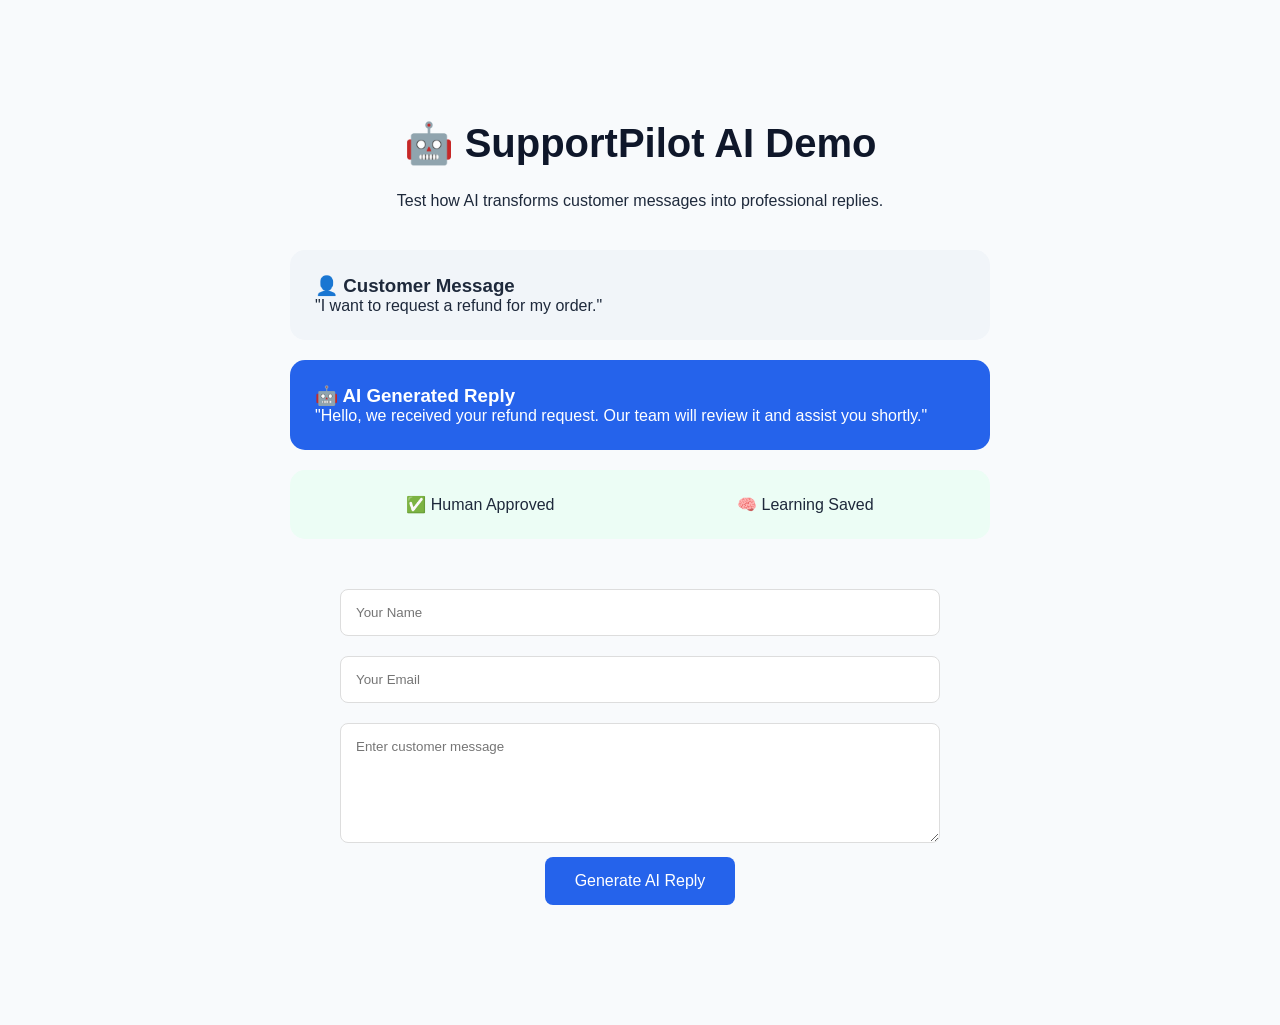
<file: templates/demo.html>
<!DOCTYPE html>
<html>

<head>

<title>
SupportPilot AI Demo
</title>

<link rel="stylesheet" href="/static/style.css">

</head>


<body>


<div class="demo-container">


    <h1>
        🤖 SupportPilot AI Demo
    </h1>


    <p>
        Test how AI transforms customer messages into professional replies.
    </p>



    <div class="chat-preview">


        <div class="customer-box">

            <h3>
                👤 Customer Message
            </h3>

            <p>
                "I want to request a refund for my order."
            </p>

        </div>



        <div class="ai-box">

            <h3>
                🤖 AI Generated Reply
            </h3>

            <p>
                "Hello, we received your refund request.
                Our team will review it and assist you shortly."
            </p>

        </div>



        <div class="status-box">

            <span>
                ✅ Human Approved
            </span>

            <span>
                🧠 Learning Saved
            </span>

        </div>


    </div>



    <form action="/" method="POST">


        <input 
        type="text"
        name="name"
        placeholder="Your Name"
        required>


        <input 
        type="email"
        name="email"
        placeholder="Your Email"
        required>


        <textarea
        name="message"
        placeholder="Enter customer message"
        required></textarea>


        <button type="submit">
            Generate AI Reply
        </button>


    </form>


</div>


</body>

</html>
</file>
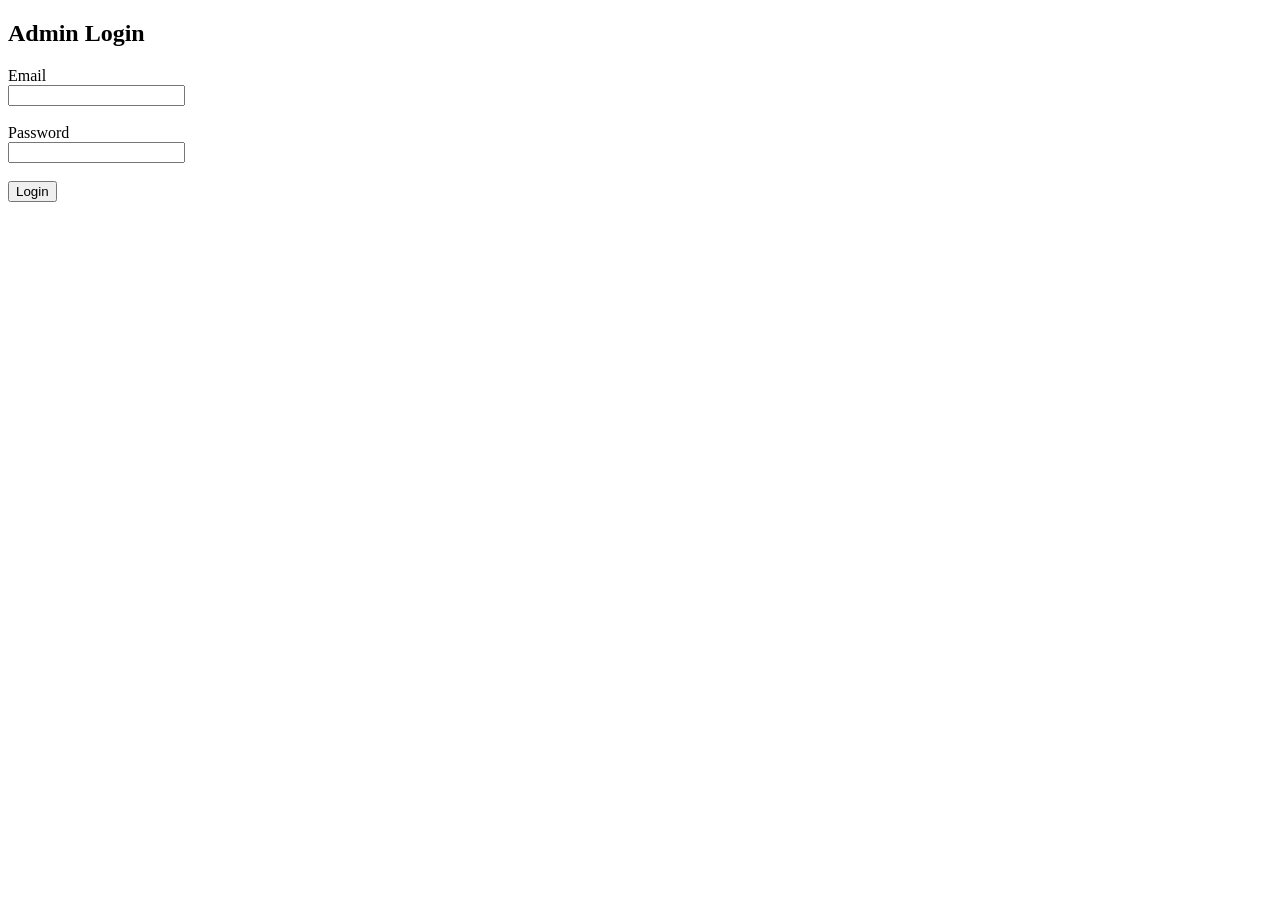
<file: templates/login.html>
<!DOCTYPE html>
<html>

<head>

    <title>Admin Login</title>

</head>


<body>


<h2>
    Admin Login
</h2>


<form method="POST">


    <label>
        Email
    </label>

    <br>

    <input 
        type="email"
        name="email"
        required
    >


    <br><br>


    <label>
        Password
    </label>

    <br>


    <input
        type="password"
        name="password"
        required
    >


    <br><br>


    <button type="submit">
        Login
    </button>


</form>


</body>

</html>
</file>
<file: static/style.css>
/* =========================
   NAVBAR
========================= */

nav{

    position:fixed;

    top:0;

    left:0;

    width:100%;

    display:flex;

    justify-content:space-between;

    align-items:center;

    padding:18px 8%;

    background:white;

    box-shadow:0 2px 15px rgba(0,0,0,.08);

    z-index:1000;

}

.logo{

    font-size:28px;

    font-weight:bold;

    color:#2563EB;

}

nav ul{

    display:flex;

    list-style:none;

    gap:35px;

}

nav ul li a{

    text-decoration:none;

    color:#334155;

    font-weight:600;

    transition:.3s;

}

nav ul li a:hover{

    color:#2563EB;

}

.demo-btn{

    background:#2563EB;

    color:white;

    text-decoration:none;

    padding:12px 24px;

    border-radius:10px;

    font-weight:bold;

    transition:.3s;

}

.demo-btn:hover{

    background:#1D4ED8;

}
*{
    margin:0;
    padding:0;
    box-sizing:border-box;
    font-family:Arial, Helvetica, sans-serif;
}


body{
    background:#f4f7fc;
    color:#1e293b;
}



.wrapper{
    display:flex;
    min-height:100vh;
}



/* Sidebar */

.sidebar{

    width:240px;

    background:#0f172a;

    color:white;

    padding:30px 20px;

}


.sidebar h2{

    text-align:center;

    margin-bottom:40px;

}


.sidebar ul{

    list-style:none;

}


.sidebar ul li{

    padding:15px;

    margin-bottom:10px;

    border-radius:8px;

    cursor:pointer;

    transition:.3s;

}


.sidebar ul li:hover{

    background:#334155;

}



/* Main */

.main-content{

    flex:1;

    padding:30px;

}



/* Dashboard Title */

h1{

    color:#0f172a;

    margin-bottom:25px;

}




/* Cards */

.cards{

    display:grid;

    grid-template-columns:repeat(4,1fr);

    gap:20px;

    margin-bottom:35px;

}



.card{

    background:white;

    border-radius:18px;

    padding:25px;

    text-align:center;

    box-shadow:0 8px 20px rgba(0,0,0,.08);

    transition:.3s;

    border-left:5px solid #2563eb;

}



.card:hover{

    transform:translateY(-7px);

    box-shadow:0 12px 25px rgba(0,0,0,.15);

}



.card h3{

    color:#64748b;

    font-size:16px;

    margin-bottom:12px;

}



.card p{

    font-size:32px;

    font-weight:bold;

    color:#2563eb;

}



/* Search */

.search-box{

    display:flex;

    gap:10px;

    margin-bottom:30px;

}


.search-box input{

    flex:1;

    padding:14px;

    border:1px solid #ddd;

    border-radius:12px;

    font-size:16px;

}



.search-box button{

    padding:14px 30px;

    background:#2563eb;

    color:white;

    border:none;

    border-radius:12px;

    cursor:pointer;

}


.search-box button:hover{

    background:#1d4ed8;

}



/* Charts */


.charts{

    display:grid;

    grid-template-columns:repeat(3,1fr);

    gap:20px;

    margin-bottom:35px;

}



.chart-box{

    background:white;

    padding:20px;

    border-radius:18px;

    box-shadow:0 8px 20px rgba(0,0,0,.08);

}


.chart-box h2{

    text-align:center;

    margin-bottom:15px;

    font-size:18px;

}



/* Table */


table{

    width:100%;

    border-collapse:collapse;

    background:white;

    border-radius:15px;

    overflow:hidden;

    box-shadow:0 8px 20px rgba(0,0,0,.08);

}



th{

    background:#0f172a;

    color:white;

    padding:15px;

    white-space:nowrap;

}



td{

    padding:14px;

    border-bottom:1px solid #eee;

    font-size:14px;

}



tr:hover{

    background:#f8fafc;

}



/* AI Badges */


.high{

    background:#ef4444;

    color:white;

    padding:6px 14px;

    border-radius:20px;

    font-size:13px;

}



.medium{

    background:#f59e0b;

    color:white;

    padding:6px 14px;

    border-radius:20px;

    font-size:13px;

}



.low{

    background:#10b981;

    color:white;

    padding:6px 14px;

    border-radius:20px;

    font-size:13px;

}



/* Status */


.new-status{

    background:#fde68a;

    padding:6px 12px;

    border-radius:20px;

}



.progress-status{

    background:#93c5fd;

    padding:6px 12px;

    border-radius:20px;

}



.resolved-status{

    background:#86efac;

    padding:6px 12px;

    border-radius:20px;

}



.closed-status{

    background:#d1d5db;

    padding:6px 12px;

    border-radius:20px;

}




/* Buttons */


a{

    text-decoration:none;

}



a:hover{

    opacity:.8;

}



/* AI Confidence */

.confidence{

    background:#e0f2fe;

    padding:6px 12px;

    border-radius:15px;

    font-weight:bold;

}



/* Responsive */


@media(max-width:1100px){

    .cards{

        grid-template-columns:repeat(2,1fr);

    }


    .charts{

        grid-template-columns:1fr;

    }

}



@media(max-width:768px){


    .wrapper{

        flex-direction:column;

    }


    .sidebar{

        width:100%;

    }


    .cards{

        grid-template-columns:1fr;

    }


    table{

        display:block;

        overflow-x:auto;

    }


    .search-box{

        flex-direction:column;

    }

}
/* ===== FIX CHART SIZE ===== */

.chart-box canvas {

    max-height:220px !important;

    height:220px !important;

}


/* ===== FIX TABLE BORDERS ===== */

table {

    width:100%;

    border-collapse:collapse;

    border:1px solid #ddd;

}


th, td {

    border:1px solid #ddd !important;

    padding:12px;

    text-align:left;

}


th {

    background:#0f172a;

    color:white;

}


tr:hover {

    background:#f8fafc;

}



/* ===== TABLE SCROLL FOR MANY AI COLUMNS ===== */

table {

    display:block;

    overflow-x:auto;

    white-space:nowrap;

}
.hero{

    min-height:90vh;

    display:flex;

    align-items:center;

    justify-content:space-between;

    padding:160px 8% 80px;

    gap:50px;

}


.hero-content{

    max-width:600px;

}


.hero h1{

    font-size:52px;

    line-height:1.15;

    color:#0F172A;

}


.hero p{

    font-size:20px;

    color:#475569;

    margin:25px 0;

}


.hero-buttons{

    display:flex;

    gap:20px;

}


.primary-btn,
.secondary-btn{

    padding:14px 28px;

    border-radius:10px;

    text-decoration:none;

    font-weight:600;

}


.primary-btn{

    background:#2563EB;

    color:white;

}


.secondary-btn{

    border:2px solid #2563EB;

    color:#2563EB;

}


.trust-points{

    margin-top:30px;

    display:flex;

    gap:20px;

    color:#16A34A;

}


.hero-preview{

    width:420px;

}


.dashboard-card{

    background:white;

    padding:30px;

    border-radius:20px;

    box-shadow:0 20px 50px rgba(0,0,0,.12);

}


.dashboard-card h3{

    color:#2563EB;

}


.ticket{

    background:#F8FAFC;

    padding:15px;

    margin:20px 0;

    border-radius:10px;

}


.status{

    padding:12px;

    margin:10px 0;

    border-radius:8px;

}


.ai{

    background:#DBEAFE;

}


.approved{

    background:#DCFCE7;

}


.sent{

    background:#E0E7FF;

}


.learning{

    background:#FEF3C7;

}
<section class="features" id="features">

    <div class="section-title">

        <h2>
            Powerful AI Support Features
        </h2>

        <p>
            Everything your business needs to deliver faster and smarter customer support.
        </p>

    </div>


    <div class="feature-container">


        <div class="feature-card">

            <div class="icon">
                🤖
            </div>

            <h3>
                AI Reply Generation
            </h3>

            <p>
                Generate professional customer replies instantly using intelligent AI.
            </p>

        </div>



        <div class="feature-card">

            <div class="icon">
                🔒
            </div>

            <h3>
                Company Isolation
            </h3>

            <p>
                Keep every company's customers and data completely separated.
            </p>

        </div>



        <div class="feature-card">

            <div class="icon">
                🧠
            </div>

            <h3>
                Continuous Learning
            </h3>

            <p>
                AI improves support quality from approved customer conversations.
            </p>

        </div>



        <div class="feature-card">

            <div class="icon">
                👤
            </div>

            <h3>
                Human Control
            </h3>

            <p>
                Review, edit, and approve AI replies before sending them to customers.
            </p>

        </div>


    </div>

</section>
/* =========================
   HOW IT WORKS
========================= */


.how-it-works {

    padding:90px 8%;

    background:white;

}



.workflow {

    display:flex;

    align-items:center;

    justify-content:center;

    gap:20px;

}



.step-card {

    width:220px;

    padding:25px;

    background:#f8fafc;

    border-radius:15px;

    text-align:center;

    box-shadow:0 8px 25px rgba(0,0,0,0.08);

}



.step-number {

    width:45px;

    height:45px;

    background:#2563eb;

    color:white;

    border-radius:50%;

    display:flex;

    align-items:center;

    justify-content:center;

    margin:auto;

    font-size:20px;

    font-weight:bold;

}



.step-card h3 {

    margin-top:20px;

}



.step-card p {

    color:#666;

    line-height:1.5;

}



.arrow {

    font-size:35px;

    color:#2563eb;

}
/* =========================
   BENEFITS SECTION
========================= */


.benefits {

    padding:90px 8%;

    background:#f8fafc;

}



.benefit-container {

    display:grid;

    grid-template-columns:repeat(4,1fr);

    gap:25px;

}



.benefit-card {

    background:white;

    padding:30px;

    border-radius:15px;

    box-shadow:0 8px 25px rgba(0,0,0,0.08);

}



.benefit-card h3 {

    font-size:21px;

    margin-bottom:15px;

}



.benefit-card p {

    color:#666;

    line-height:1.6;

}
/* =========================
   CTA SECTION
========================= */


.cta {

    padding:90px 8%;

}


.cta-box {

    background:#2563eb;

    color:white;

    padding:60px;

    border-radius:20px;

    text-align:center;

}


.cta-box h2 {

    font-size:38px;

    margin-bottom:20px;

}


.cta-box p {

    font-size:18px;

    margin-bottom:30px;

}


.cta-btn {

    background:white;

    color:#2563eb;

    padding:14px 35px;

    border-radius:8px;

    text-decoration:none;

    font-weight:bold;

}
<footer>

    <h3>
        🚀 SupportPilot AI
    </h3>

    <p>
        Intelligent customer support powered by AI.
    </p>

    <p>
        © 2026 SupportPilot AI. All rights reserved.
    </p>

</footer>
footer {

    padding:40px 8%;

    text-align:center;

    background:#111827;

    color:white;

}


footer p {

    color:#ccc;

}
/* =========================
   DEMO PAGE
========================= */


.demo-container {

    width:80%;
    margin:120px auto;
    text-align:center;

}


.demo-container h1 {

    font-size:40px;

}


.chat-preview {

    margin:40px auto;

    max-width:700px;

}


.customer-box,
.ai-box,
.status-box {

    padding:25px;

    margin:20px 0;

    border-radius:15px;

    text-align:left;

}


.customer-box {

    background:#f1f5f9;

}


.ai-box {

    background:#2563eb;

    color:white;

}


.status-box {

    display:flex;

    justify-content:space-around;

    background:#ecfdf5;

}



.demo-container form {

    max-width:600px;

    margin:auto;

}



.demo-container input,
.demo-container textarea {

    width:100%;

    padding:15px;

    margin:10px 0;

    border-radius:8px;

    border:1px solid #ddd;

}



.demo-container textarea {

    height:120px;

}



.demo-container button {

    background:#2563eb;

    color:white;

    padding:15px 30px;

    border:none;

    border-radius:8px;

    cursor:pointer;

    font-size:16px;

}
/* =========================
   DEMO FORM
========================= */

.demo-header{

    text-align:center;

    margin-top:120px;

}

.demo-header h1{

    font-size:42px;

    margin-bottom:15px;

}

.demo-header p{

    color:#666;

    font-size:18px;

}

.demo-form{

    width:700px;

    margin:40px auto;

    background:white;

    padding:40px;

    border-radius:20px;

    box-shadow:0 10px 30px rgba(0,0,0,.1);

}

.demo-form label{

    font-weight:bold;

}

.demo-form input,
.demo-form select,
.demo-form textarea{

    width:100%;

    padding:14px;

    margin-top:8px;

    margin-bottom:20px;

    border:1px solid #ddd;

    border-radius:8px;

    font-size:16px;

}

.demo-form button{

    width:100%;

    background:#2563eb;

    color:white;

    border:none;

    padding:15px;

    border-radius:8px;

    font-size:17px;

    cursor:pointer;

}

.demo-form button:hover{

    background:#1d4ed8;

}
.demo-page{

    width:90%;

    margin:120px auto;

    display:grid;

    grid-template-columns:1fr 1fr;

    gap:40px;

}

.left-panel{

    width:100%;

}

.right-panel{

    background:#2563eb;

    color:white;

    padding:40px;

    border-radius:20px;

}

.preview-card{

    background:rgba(255,255,255,.15);

    padding:20px;

    border-radius:12px;

    margin-top:20px;

}

.preview-card h3{

    margin-bottom:10px;

}
/* =========================
   DEMO PAGE LAYOUT
========================= */

.demo-page{

    width:90%;

    max-width:1400px;

    margin:120px auto;

    display:grid;

    grid-template-columns:1fr 1fr;

    gap:40px;

    align-items:start;

}


.left-panel{

    width:100%;

}


.right-panel{

    background:#2563eb;

    color:white;

    padding:40px;

    border-radius:20px;

    box-shadow:0 15px 40px rgba(0,0,0,.15);

}


.right-panel h2{

    margin-bottom:30px;

    text-align:center;

}


.preview-card{

    background:rgba(255,255,255,.15);

    padding:25px;

    border-radius:15px;

    margin-bottom:20px;

}


.preview-card h3{

    margin-bottom:15px;

}


.preview-card p{

    line-height:1.8;

}


.demo-form{

    background:white;

    padding:35px;

    border-radius:20px;

    box-shadow:0 10px 30px rgba(0,0,0,.1);

}


.demo-form form{

    display:flex;

    flex-direction:column;

}


.demo-form label{

    margin-top:15px;

    margin-bottom:8px;

    font-weight:bold;

}


.demo-form input,
.demo-form select,
.demo-form textarea{

    width:100%;

    padding:14px;

    border:1px solid #ddd;

    border-radius:8px;

    font-size:16px;

}


.demo-form button{

    margin-top:25px;

    padding:15px;

    background:#2563eb;

    color:white;

    border:none;

    border-radius:8px;

    font-size:17px;

    cursor:pointer;

    transition:.3s;

}


.demo-form button:hover{

    background:#1d4ed8;

}
/* =========================
   AI PREVIEW ENHANCEMENT
========================= */


body{

    background:#f8fafc;

}


.right-panel{

    background:linear-gradient(
        135deg,
        #2563eb,
        #1e40af
    );

}


.preview-card{

    background:white;

    color:#333;

    border-radius:18px;

    padding:25px;

    box-shadow:0 8px 25px rgba(0,0,0,.15);

}


.preview-card h3{

    color:#2563eb;

}


.preview-card p{

    margin:10px 0;

}


/* AI Status Items */

.preview-card p::first-letter{

    font-size:20px;

}
/* =========================
   AI ANALYSIS DASHBOARD
========================= */

.analysis-grid{

    display:grid;

    grid-template-columns:repeat(2,1fr);

    gap:20px;

    margin-top:20px;

    margin-bottom:30px;

}


.analysis-item{

    background:#f8fafc;

    border-left:5px solid #2563eb;

    padding:18px;

    border-radius:12px;

    box-shadow:0 5px 15px rgba(0,0,0,.08);

}


.analysis-item span{

    display:block;

    color:#666;

    font-size:14px;

    margin-bottom:8px;

}


.analysis-item strong{

    font-size:20px;

    color:#111827;

}


.preview-card hr{

    margin:30px 0;

    border:none;

    border-top:1px solid #ddd;

}


.preview-card h4{

    color:#2563eb;

    margin-bottom:15px;

}


.preview-card p{

    line-height:1.8;

}
</file>
